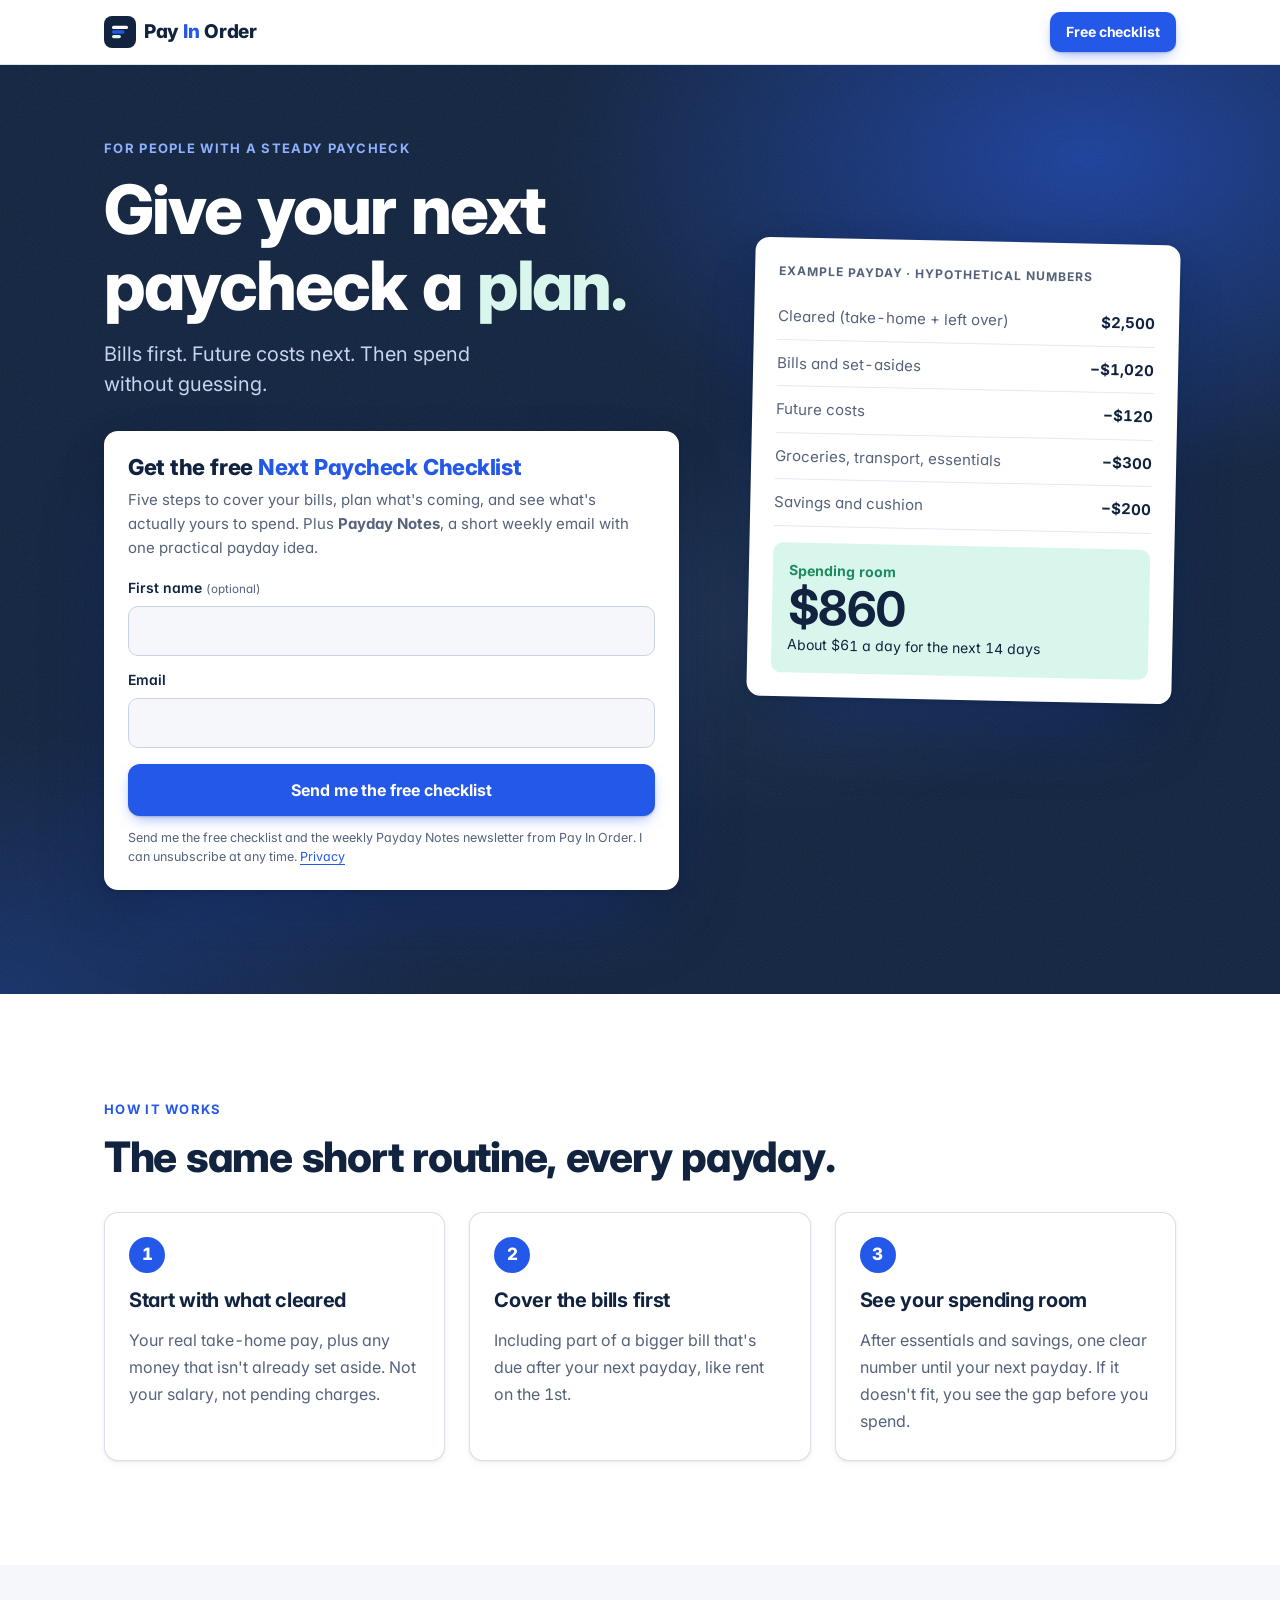
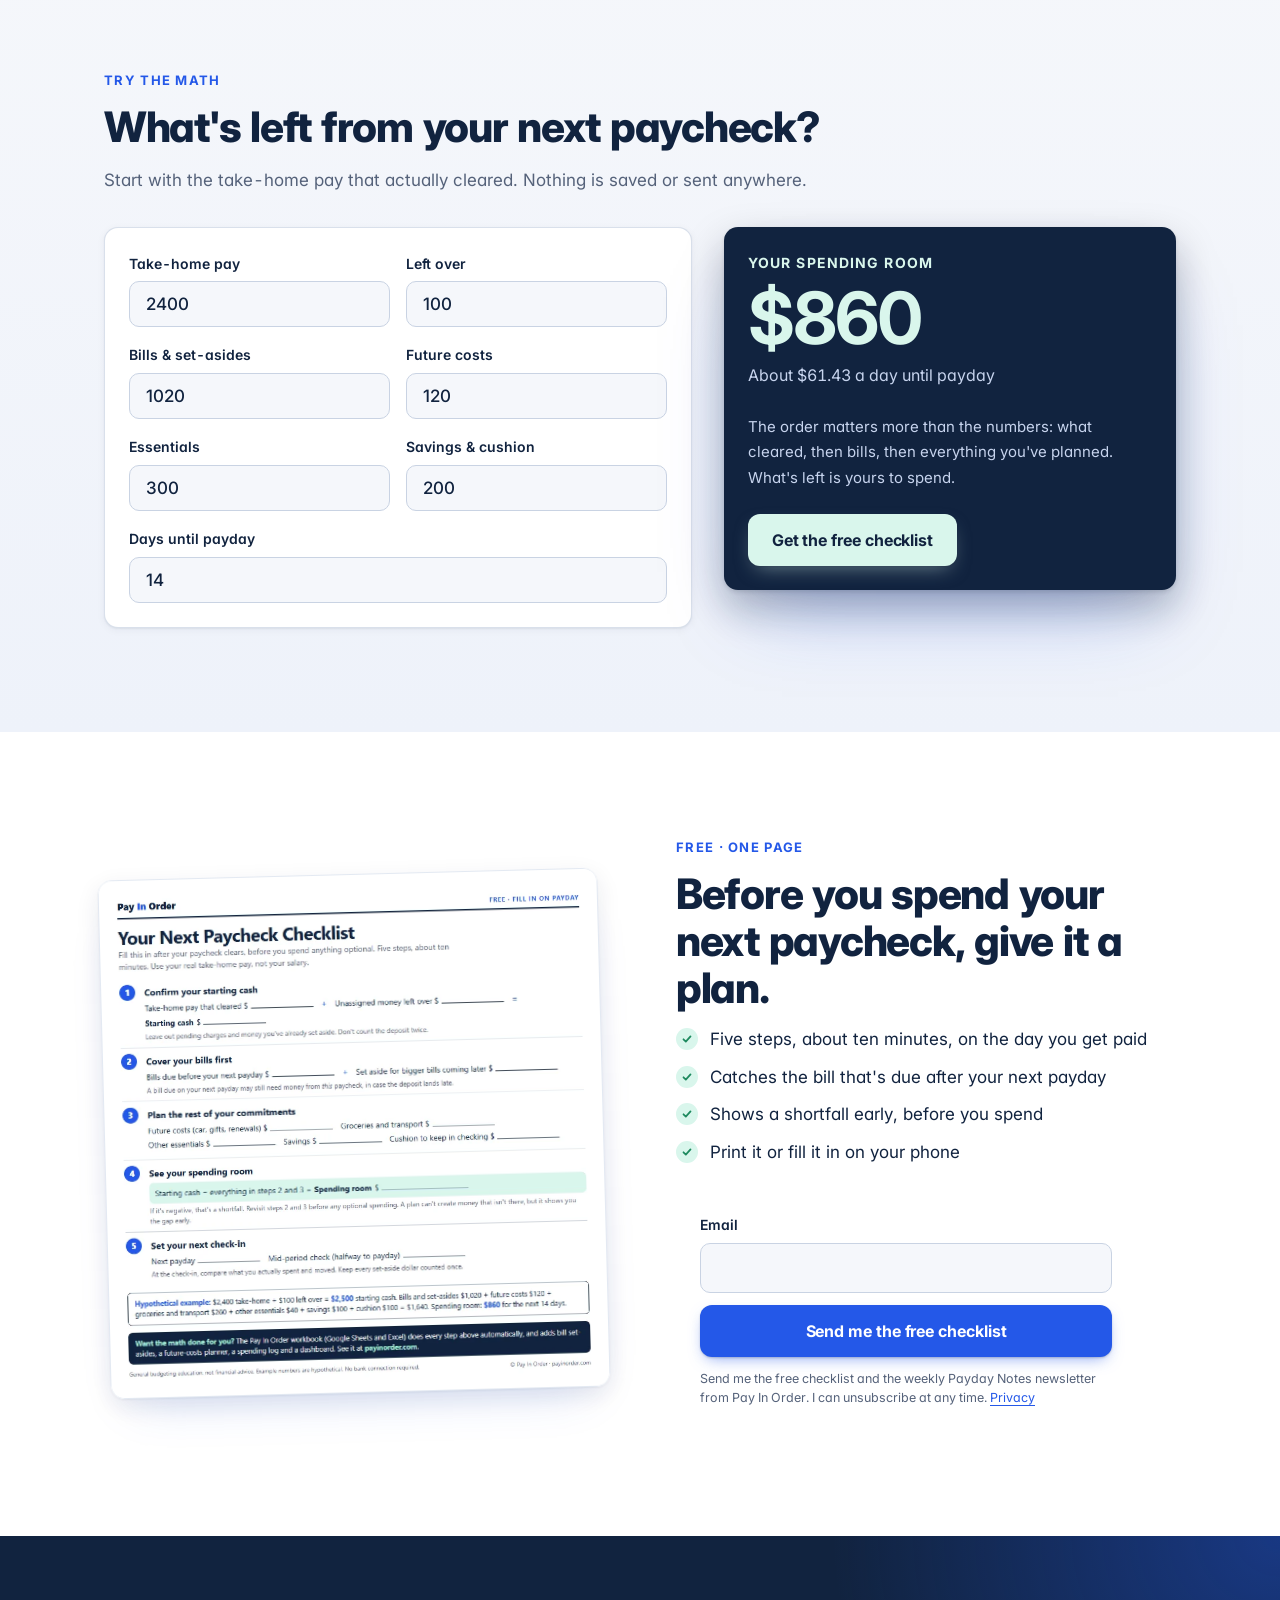
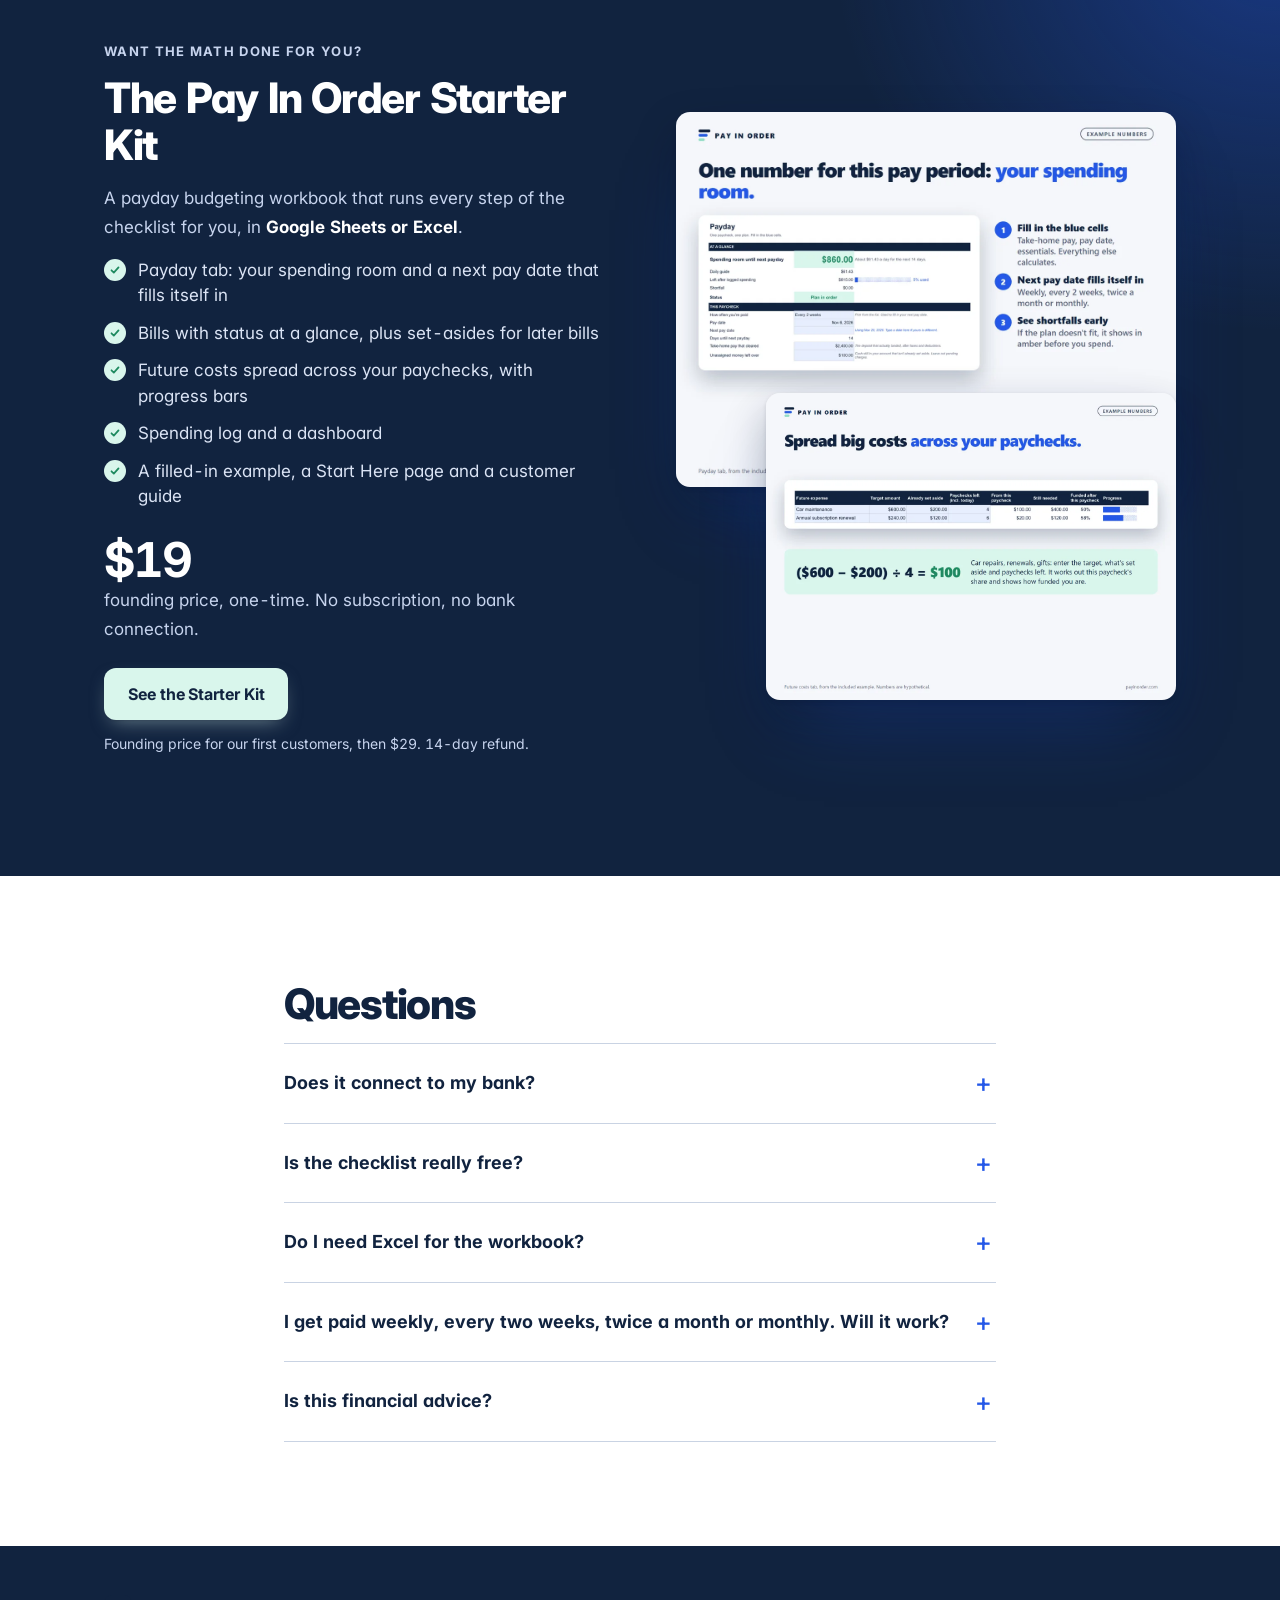
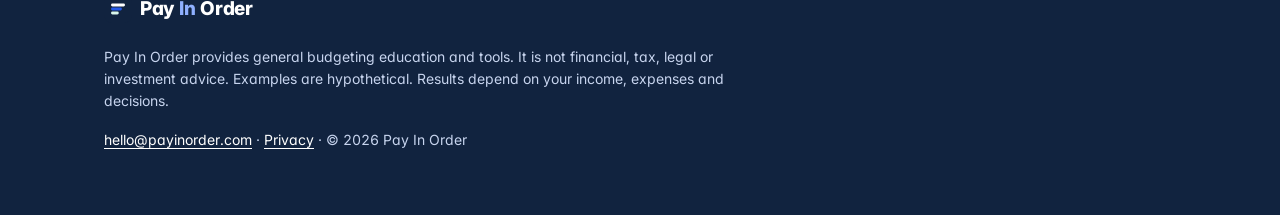
<file: index.html>
<!doctype html>
<html lang="en">
<head>
  <meta charset="utf-8">
  <meta name="viewport" content="width=device-width, initial-scale=1">
  <title>Pay In Order | Give your next paycheck a plan</title>
  <meta name="description" content="A simple payday routine: cover your bills first, set money aside for what's coming, then see what's actually yours to spend. Get the free Next Paycheck Checklist.">
  <link rel="canonical" href="https://payinorder.com/">
  <meta property="og:type" content="website">
  <meta property="og:url" content="https://payinorder.com/">
  <meta property="og:title" content="Give your next paycheck a plan">
  <meta property="og:description" content="Bills first. Future costs next. Then spend without guessing. Free one-page Next Paycheck Checklist.">
  <meta property="og:image" content="https://payinorder.com/assets/img/workbook-cover.jpg">
  <meta name="twitter:card" content="summary_large_image">
  <meta name="theme-color" content="#11233F">
  <meta name="p:domain_verify" content="6db69099d0cddbc8a064f7c03954a01f">
  <link rel="icon" href="/assets/img/pio_mark.svg" type="image/svg+xml">
  <link rel="preconnect" href="https://fonts.googleapis.com">
  <link rel="preconnect" href="https://fonts.gstatic.com" crossorigin>
  <link href="https://fonts.googleapis.com/css2?family=Inter:wght@400;500;600;700;800&display=swap" rel="stylesheet">
  <link rel="stylesheet" href="/assets/site.css">
  <script data-goatcounter="https://payinorder.goatcounter.com/count" async src="https://gc.zgo.at/count.js"></script>
</head>
<body>
  <a class="skip" href="#main">Skip to content</a>

  <header class="site-header">
    <div class="wrap header-row">
      <a class="brand" href="/" aria-label="Pay In Order home">
        <img src="/assets/img/pio_mark.svg" alt="" width="32" height="32">
        <span>Pay <em>In</em> Order</span>
      </a>
      <a class="btn btn-small" href="#get-checklist">Free checklist</a>
    </div>
  </header>

  <main id="main">
    <section class="hero" aria-labelledby="hero-title">
      <div class="wrap hero-grid">
        <div class="hero-copy">
          <p class="eyebrow">For people with a steady paycheck</p>
          <h1 id="hero-title">Give your next paycheck a <span class="accent">plan.</span></h1>
          <p class="lede">Bills first. Future costs next. Then spend without guessing.</p>

          <form class="signup card" id="get-checklist" method="post" action="https://app.kit.com/forms/10053379/subscriptions">
            <h2 class="signup-title">Get the free <em>Next Paycheck Checklist</em></h2>
            <p class="signup-body">Five steps to cover your bills, plan what's coming, and see what's actually yours to spend. Plus <strong>Payday Notes</strong>, a short weekly email with one practical payday idea.</p>
            <div class="fields">
              <label class="field">
                <span>First name <small>(optional)</small></span>
                <input type="text" name="fields[first_name]" autocomplete="given-name">
              </label>
              <label class="field">
                <span>Email</span>
                <input type="email" name="email_address" autocomplete="email" required inputmode="email">
              </label>
            </div>
            <input type="hidden" name="fields[utm_source]" value="direct">
            <input type="hidden" name="fields[utm_campaign]" value="">
            <button class="btn btn-wide" type="submit">Send me the free checklist</button>
            <p class="consent">Send me the free checklist and the weekly Payday Notes newsletter from Pay In Order. I can unsubscribe at any time. <a href="/privacy/">Privacy</a></p>
          </form>
        </div>

        <aside class="example card card-float" aria-label="Hypothetical payday example">
          <p class="example-tag">Example payday · hypothetical numbers</p>
          <ol class="ledger">
            <li><span>Cleared (take-home + left over)</span><b>$2,500</b></li>
            <li><span>Bills and set-asides</span><b>−$1,020</b></li>
            <li><span>Future costs</span><b>−$120</b></li>
            <li><span>Groceries, transport, essentials</span><b>−$300</b></li>
            <li><span>Savings and cushion</span><b>−$200</b></li>
          </ol>
          <div class="room">
            <span>Spending room</span>
            <strong>$860</strong>
            <small>About $61 a day for the next 14 days</small>
          </div>
        </aside>
      </div>
    </section>

    <section class="section" id="how" aria-labelledby="how-title">
      <div class="wrap">
        <p class="eyebrow eyebrow-dark">How it works</p>
        <h2 id="how-title">The same short routine, every payday.</h2>
        <ol class="steps">
          <li class="card">
            <span class="step-num">1</span>
            <h3>Start with what cleared</h3>
            <p>Your real take-home pay, plus any money that isn't already set aside. Not your salary, not pending charges.</p>
          </li>
          <li class="card">
            <span class="step-num">2</span>
            <h3>Cover the bills first</h3>
            <p>Including part of a bigger bill that's due after your next payday, like rent on the 1st.</p>
          </li>
          <li class="card">
            <span class="step-num">3</span>
            <h3>See your spending room</h3>
            <p>After essentials and savings, one clear number until your next payday. If it doesn't fit, you see the gap before you spend.</p>
          </li>
        </ol>
      </div>
    </section>

    <section class="section section-tint" id="try" aria-labelledby="try-title">
      <div class="wrap">
        <p class="eyebrow eyebrow-dark">Try the math</p>
        <h2 id="try-title">What's left from your next paycheck?</h2>
        <p class="section-lede">Start with the take-home pay that actually cleared. Nothing is saved or sent anywhere.</p>
        <div class="calc">
          <form id="calc" class="card calc-form" autocomplete="off">
            <label class="field"><span>Take-home pay</span><input name="takeHome" inputmode="decimal" value="2400"></label>
            <label class="field"><span>Left over</span><input name="leftover" inputmode="decimal" value="100"></label>
            <label class="field"><span>Bills &amp; set-asides</span><input name="bills" inputmode="decimal" value="1020"></label>
            <label class="field"><span>Future costs</span><input name="future" inputmode="decimal" value="120"></label>
            <label class="field"><span>Essentials</span><input name="essentials" inputmode="decimal" value="300"></label>
            <label class="field"><span>Savings &amp; cushion</span><input name="savings" inputmode="decimal" value="200"></label>
            <label class="field field-days"><span>Days until payday</span><input name="days" inputmode="numeric" value="14"></label>
          </form>
          <div id="calc-out" class="calc-out card card-float" aria-live="polite">
            <span data-label>Your spending room</span>
            <strong data-room>$860</strong>
            <small data-perday>About $61.43 a day until payday</small>
            <p>The order matters more than the numbers: what cleared, then bills, then everything you've planned. What's left is yours to spend.</p>
            <a class="btn btn-light" href="#get-checklist">Get the free checklist</a>
          </div>
        </div>
      </div>
    </section>

    <section class="section" id="checklist" aria-labelledby="checklist-title">
      <div class="wrap split">
        <figure class="shot">
          <picture>
            <source srcset="/assets/img/checklist.webp" type="image/webp">
            <img src="/assets/img/checklist.jpg" alt="The one-page Next Paycheck Checklist: five numbered steps from starting cash to spending room" width="880" height="914" loading="lazy">
          </picture>
        </figure>
        <div>
          <p class="eyebrow eyebrow-dark">Free · one page</p>
          <h2 id="checklist-title">Before you spend your next paycheck, give it a plan.</h2>
          <ul class="ticks">
            <li>Five steps, about ten minutes, on the day you get paid</li>
            <li>Catches the bill that's due after your next payday</li>
            <li>Shows a shortfall early, before you spend</li>
            <li>Print it or fill it in on your phone</li>
          </ul>
          <form class="signup signup-inline" method="post" action="https://app.kit.com/forms/10053379/subscriptions">
            <label class="field">
              <span>Email</span>
              <input type="email" name="email_address" autocomplete="email" required inputmode="email">
            </label>
            <input type="hidden" name="fields[utm_source]" value="direct">
            <input type="hidden" name="fields[utm_campaign]" value="">
            <button class="btn" type="submit">Send me the free checklist</button>
            <p class="consent">Send me the free checklist and the weekly Payday Notes newsletter from Pay In Order. I can unsubscribe at any time. <a href="/privacy/">Privacy</a></p>
          </form>
        </div>
      </div>
    </section>

    <section class="section section-navy" id="workbook" aria-labelledby="workbook-title">
      <div class="wrap split split-rev">
        <div>
          <p class="eyebrow">Want the math done for you?</p>
          <h2 id="workbook-title">The Pay In Order Starter Kit</h2>
          <p>A payday budgeting workbook that runs every step of the checklist for you, in <strong>Google Sheets or Excel</strong>.</p>
          <ul class="ticks ticks-light">
            <li>Payday tab: your spending room and a next pay date that fills itself in</li>
            <li>Bills with status at a glance, plus set-asides for later bills</li>
            <li>Future costs spread across your paychecks, with progress bars</li>
            <li>Spending log and a dashboard</li>
            <li>A filled-in example, a Start Here page and a customer guide</li>
          </ul>
          <p class="price"><strong>$19</strong> founding price, one-time. No subscription, no bank connection.</p>
          <a class="btn btn-light" href="https://payhip.com/b/765IW" data-goatcounter-click="kit-click/home" data-goatcounter-title="Starter Kit click">See the Starter Kit</a>
          <p class="fine">Founding price for our first customers, then $29. 14-day refund.</p>
        </div>
        <div class="gallery">
          <picture>
            <source srcset="/assets/img/workbook-payday.webp" type="image/webp">
            <img class="card-float" src="/assets/img/workbook-payday.jpg" alt="Workbook Payday tab showing one number for this pay period: your spending room" width="1200" height="900" loading="lazy">
          </picture>
          <picture>
            <source srcset="/assets/img/workbook-future.webp" type="image/webp">
            <img class="card-float" src="/assets/img/workbook-future.jpg" alt="Workbook Future costs tab spreading a $600 cost across paychecks with progress bars" width="1200" height="900" loading="lazy">
          </picture>
        </div>
      </div>
    </section>

    <section class="section" id="faq" aria-labelledby="faq-title">
      <div class="wrap narrow">
        <h2 id="faq-title">Questions</h2>
        <details>
          <summary>Does it connect to my bank?</summary>
          <p>No. You type in your numbers on payday. Nothing to sync, no logins, and your numbers stay with you.</p>
        </details>
        <details>
          <summary>Is the checklist really free?</summary>
          <p>Yes. You get the one-page checklist by email, plus Payday Notes once a week. Unsubscribe any time with one click.</p>
        </details>
        <details>
          <summary>Do I need Excel for the workbook?</summary>
          <p>No. It works in Google Sheets (free with a Google account) or Excel. You get both.</p>
        </details>
        <details>
          <summary>I get paid weekly, every two weeks, twice a month or monthly. Will it work?</summary>
          <p>Yes. The routine is the same for any pay schedule; only the number of days until your next payday changes.</p>
        </details>
        <details>
          <summary>Is this financial advice?</summary>
          <p>No. Pay In Order provides general budgeting education and tools. Every example uses hypothetical numbers.</p>
        </details>
      </div>
    </section>
  </main>

  <footer class="site-footer">
    <div class="wrap">
      <a class="brand brand-light" href="/">
        <img src="/assets/img/pio_mark.svg" alt="" width="28" height="28">
        <span>Pay <em>In</em> Order</span>
      </a>
      <p>Pay In Order provides general budgeting education and tools. It is not financial, tax, legal or investment advice. Examples are hypothetical. Results depend on your income, expenses and decisions.</p>
      <p class="footer-links"><a href="mailto:hello@payinorder.com">hello@payinorder.com</a> · <a href="/privacy/">Privacy</a> · © 2026 Pay In Order</p>
    </div>
  </footer>

  <script type="module">
    import { bindCalculator } from "/assets/calc.js";
    bindCalculator(document.querySelector("#calc"), document.querySelector("#calc-out"));
  </script>
  <script src="/assets/site.js" defer></script>
</body>
</html>
</file>
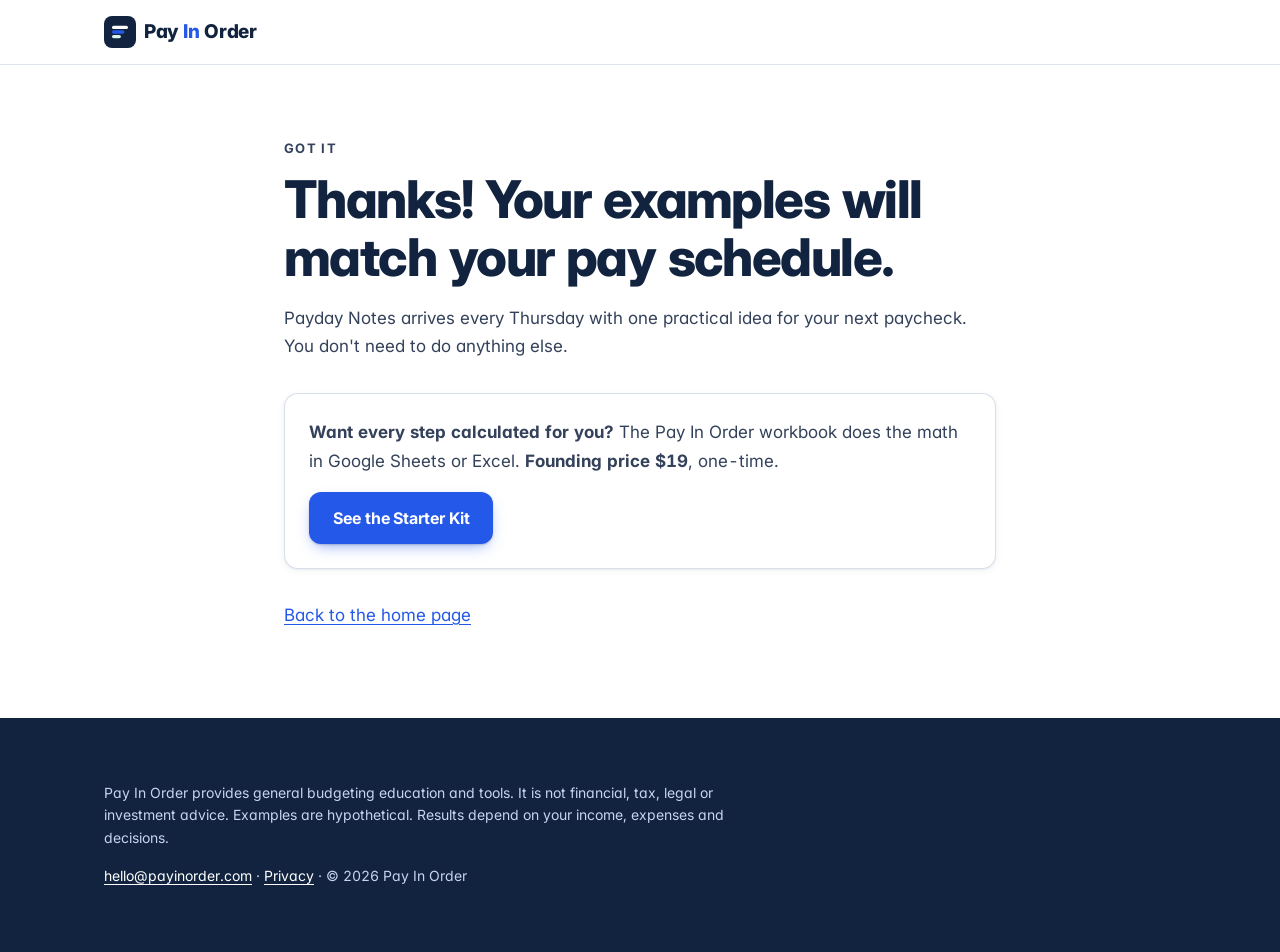
<file: answered/index.html>
<!doctype html>
<html lang="en">
<head>
  <title>Thanks for answering | Pay In Order</title>
  <meta name="robots" content="noindex">
  <meta charset="utf-8">
  <meta name="viewport" content="width=device-width, initial-scale=1">
  <link rel="icon" href="/assets/img/pio_mark.svg" type="image/svg+xml">
  <link rel="preconnect" href="https://fonts.googleapis.com">
  <link rel="preconnect" href="https://fonts.gstatic.com" crossorigin>
  <link href="https://fonts.googleapis.com/css2?family=Inter:wght@400;500;600;700;800&display=swap" rel="stylesheet">
  <link rel="stylesheet" href="/assets/site.css">
  <script data-goatcounter="https://payinorder.goatcounter.com/count" async src="https://gc.zgo.at/count.js"></script>
</head>
<body>
  <header class="site-header">
    <div class="wrap header-row">
      <a class="brand" href="/" aria-label="Pay In Order home"><img src="/assets/img/pio_mark.svg" alt="" width="32" height="32"><span>Pay <em>In</em> Order</span></a>
    </div>
  </header>
  <main class="page">
    <div class="wrap narrow">
      <p class="eyebrow eyebrow-dark">Got it</p>
      <h1>Thanks! Your examples will match your pay schedule.</h1>
      <p>Payday Notes arrives every Thursday with one practical idea for your next paycheck. You don't need to do anything else.</p>
      <div class="card offer">
        <p><strong>Want every step calculated for you?</strong> The Pay In Order workbook does the math in Google Sheets or Excel. <strong>Founding price $19</strong>, one-time.</p>
        <a class="btn" href="https://payhip.com/b/765IW" data-goatcounter-click="kit-click/answered" data-goatcounter-title="Starter Kit click">See the Starter Kit</a>
      </div>
      <p style="margin-top:32px"><a href="/">Back to the home page</a></p>
    </div>
  </main>
  <footer class="site-footer">
    <div class="wrap">
      <p>Pay In Order provides general budgeting education and tools. It is not financial, tax, legal or investment advice. Examples are hypothetical. Results depend on your income, expenses and decisions.</p>
      <p class="footer-links"><a href="mailto:hello@payinorder.com">hello@payinorder.com</a> · <a href="/privacy/">Privacy</a> · © 2026 Pay In Order</p>
    </div>
  </footer>
</body>
</html>
</file>
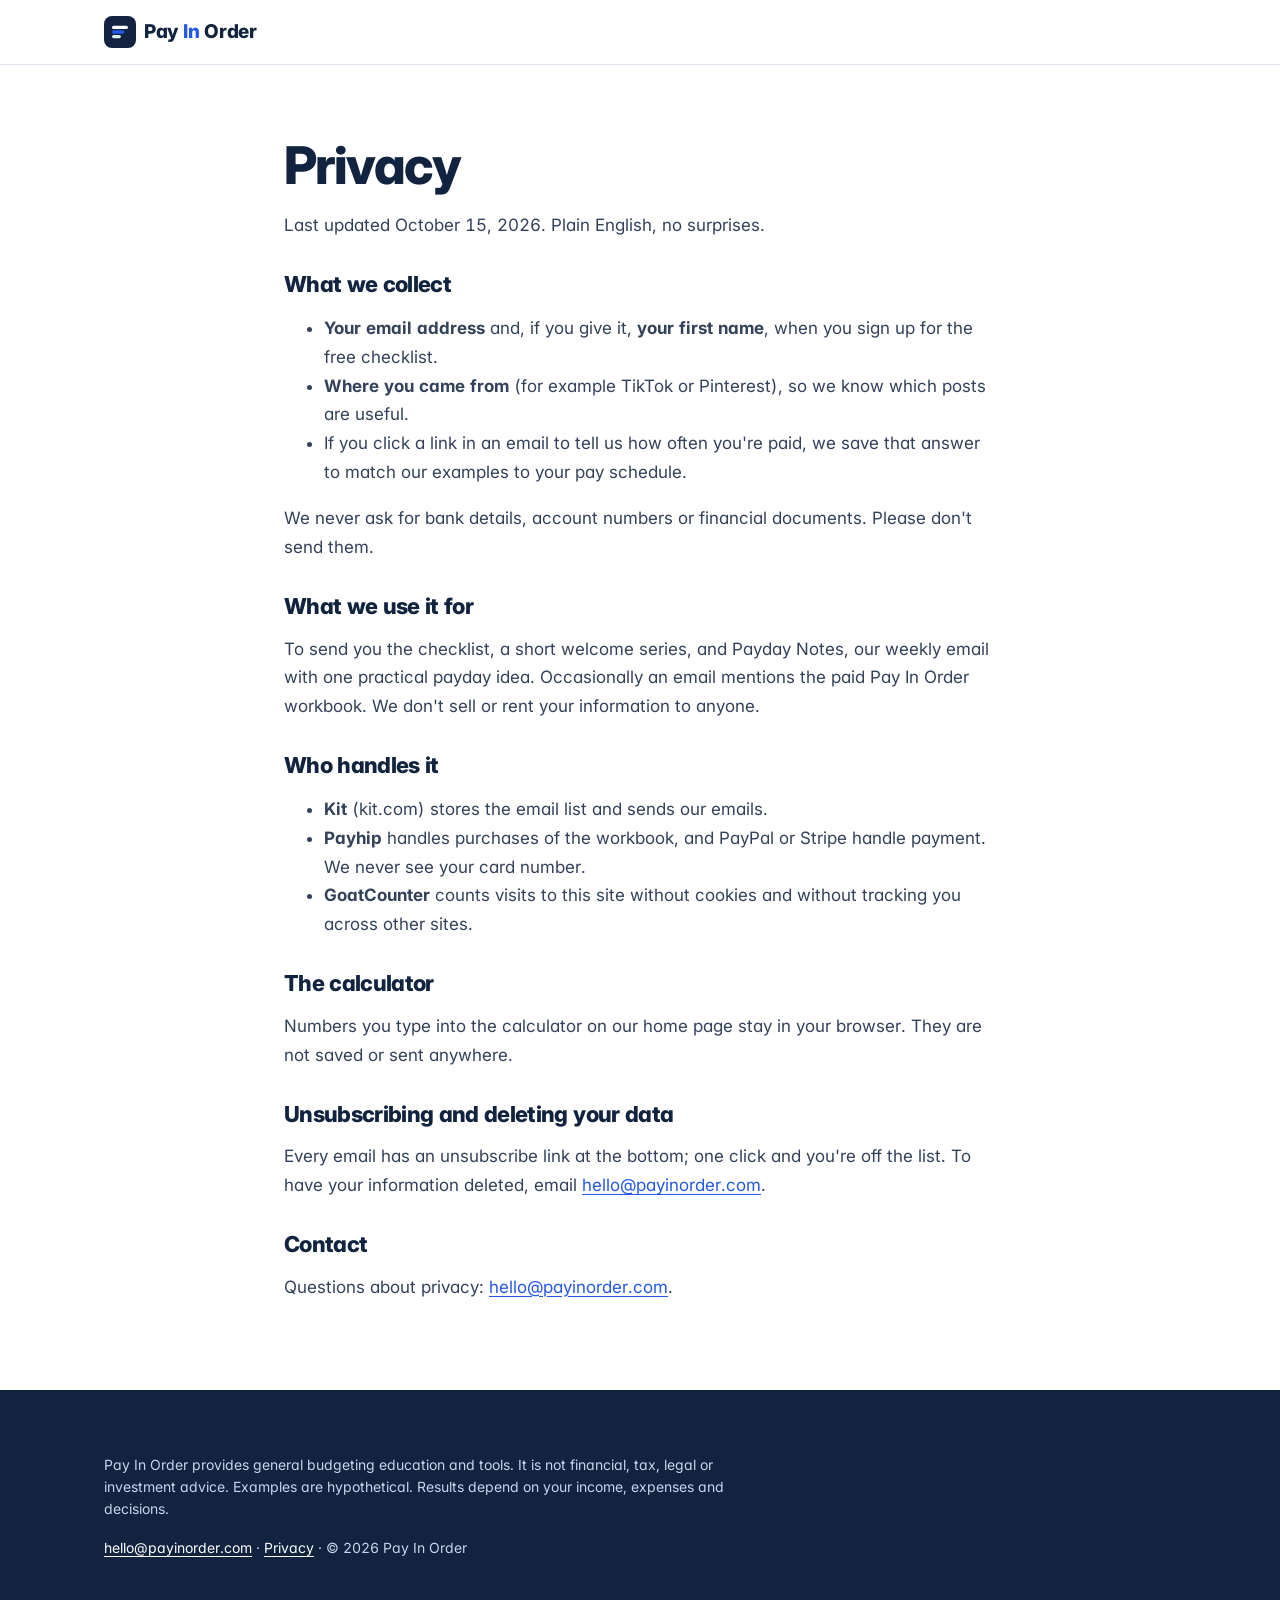
<file: privacy/index.html>
<!doctype html>
<html lang="en">
<head>
  <title>Privacy | Pay In Order</title>
  <meta name="description" content="What Pay In Order collects when you sign up for the free checklist, and how to unsubscribe.">
  <meta charset="utf-8">
  <meta name="viewport" content="width=device-width, initial-scale=1">
  <link rel="icon" href="/assets/img/pio_mark.svg" type="image/svg+xml">
  <link rel="preconnect" href="https://fonts.googleapis.com">
  <link rel="preconnect" href="https://fonts.gstatic.com" crossorigin>
  <link href="https://fonts.googleapis.com/css2?family=Inter:wght@400;500;600;700;800&display=swap" rel="stylesheet">
  <link rel="stylesheet" href="/assets/site.css">
  <script data-goatcounter="https://payinorder.goatcounter.com/count" async src="https://gc.zgo.at/count.js"></script>
</head>
<body>
  <header class="site-header">
    <div class="wrap header-row">
      <a class="brand" href="/" aria-label="Pay In Order home"><img src="/assets/img/pio_mark.svg" alt="" width="32" height="32"><span>Pay <em>In</em> Order</span></a>
    </div>
  </header>
  <main class="page">
    <div class="wrap narrow">
      <h1>Privacy</h1>
      <p>Last updated October 15, 2026. Plain English, no surprises.</p>

      <h2>What we collect</h2>
      <ul>
        <li><strong>Your email address</strong> and, if you give it, <strong>your first name</strong>, when you sign up for the free checklist.</li>
        <li><strong>Where you came from</strong> (for example TikTok or Pinterest), so we know which posts are useful.</li>
        <li>If you click a link in an email to tell us how often you're paid, we save that answer to match our examples to your pay schedule.</li>
      </ul>
      <p>We never ask for bank details, account numbers or financial documents. Please don't send them.</p>

      <h2>What we use it for</h2>
      <p>To send you the checklist, a short welcome series, and Payday Notes, our weekly email with one practical payday idea. Occasionally an email mentions the paid Pay In Order workbook. We don't sell or rent your information to anyone.</p>

      <h2>Who handles it</h2>
      <ul>
        <li><strong>Kit</strong> (kit.com) stores the email list and sends our emails.</li>
        <li><strong>Payhip</strong> handles purchases of the workbook, and PayPal or Stripe handle payment. We never see your card number.</li>
        <li><strong>GoatCounter</strong> counts visits to this site without cookies and without tracking you across other sites.</li>
      </ul>

      <h2>The calculator</h2>
      <p>Numbers you type into the calculator on our home page stay in your browser. They are not saved or sent anywhere.</p>

      <h2>Unsubscribing and deleting your data</h2>
      <p>Every email has an unsubscribe link at the bottom; one click and you're off the list. To have your information deleted, email <a href="mailto:hello@payinorder.com">hello@payinorder.com</a>.</p>

      <h2>Contact</h2>
      <p>Questions about privacy: <a href="mailto:hello@payinorder.com">hello@payinorder.com</a>.</p>
    </div>
  </main>
  <footer class="site-footer">
    <div class="wrap">
      <p>Pay In Order provides general budgeting education and tools. It is not financial, tax, legal or investment advice. Examples are hypothetical. Results depend on your income, expenses and decisions.</p>
      <p class="footer-links"><a href="mailto:hello@payinorder.com">hello@payinorder.com</a> · <a href="/privacy/">Privacy</a> · © 2026 Pay In Order</p>
    </div>
  </footer>
</body>
</html>
</file>
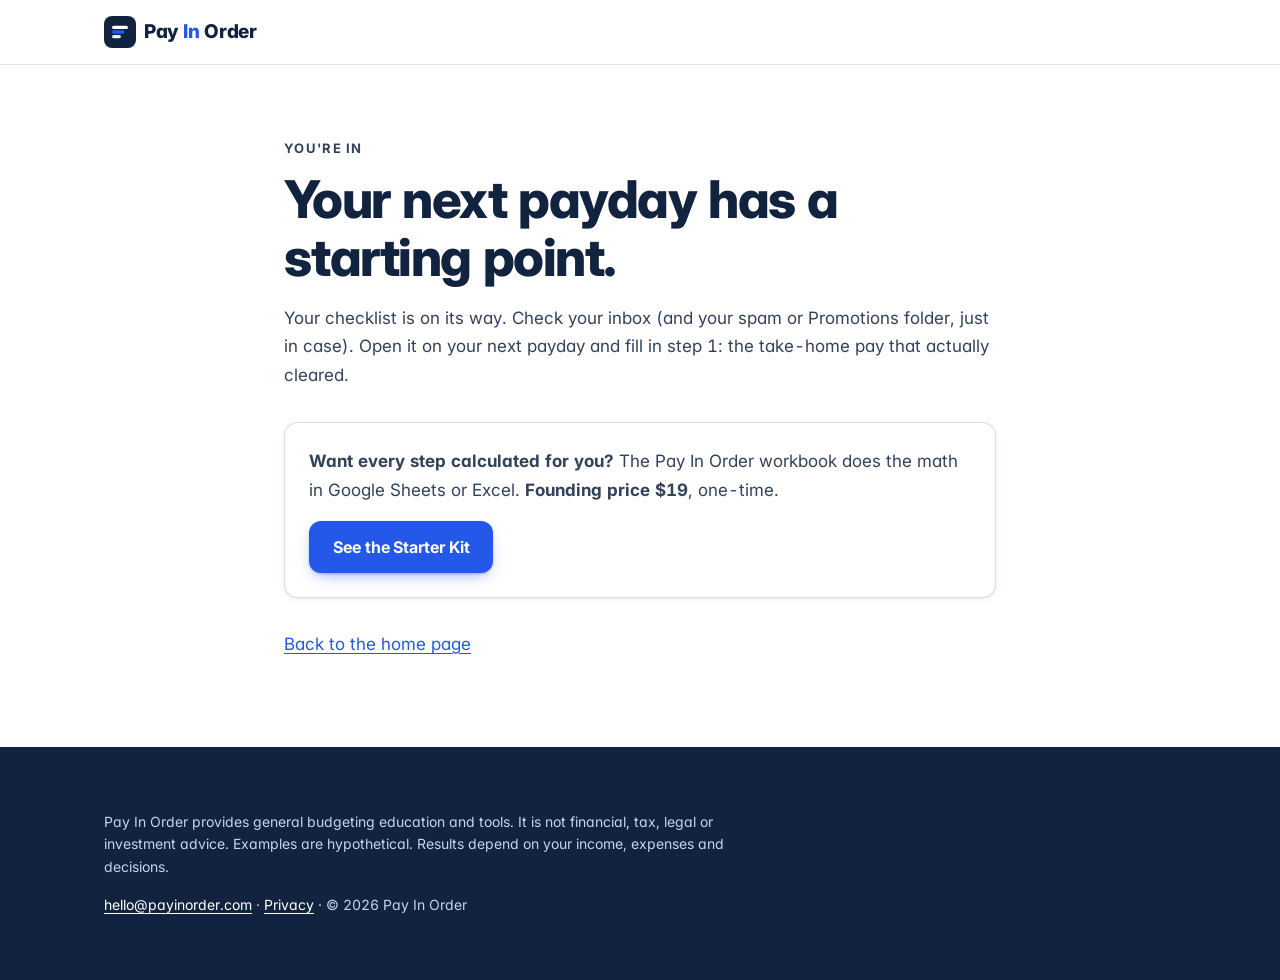
<file: thanks/index.html>
<!doctype html>
<html lang="en">
<head>
  <title>Check your inbox | Pay In Order</title>
  <meta name="robots" content="noindex">
  <meta charset="utf-8">
  <meta name="viewport" content="width=device-width, initial-scale=1">
  <link rel="icon" href="/assets/img/pio_mark.svg" type="image/svg+xml">
  <link rel="preconnect" href="https://fonts.googleapis.com">
  <link rel="preconnect" href="https://fonts.gstatic.com" crossorigin>
  <link href="https://fonts.googleapis.com/css2?family=Inter:wght@400;500;600;700;800&display=swap" rel="stylesheet">
  <link rel="stylesheet" href="/assets/site.css">
  <script data-goatcounter="https://payinorder.goatcounter.com/count" async src="https://gc.zgo.at/count.js"></script>
</head>
<body>
  <header class="site-header">
    <div class="wrap header-row">
      <a class="brand" href="/" aria-label="Pay In Order home"><img src="/assets/img/pio_mark.svg" alt="" width="32" height="32"><span>Pay <em>In</em> Order</span></a>
    </div>
  </header>
  <main class="page">
    <div class="wrap narrow">
      <p class="eyebrow eyebrow-dark">You're in</p>
      <h1>Your next payday has a starting point.</h1>
      <p>Your checklist is on its way. Check your inbox (and your spam or Promotions folder, just in case). Open it on your next payday and fill in step 1: the take-home pay that actually cleared.</p>
      <div class="card offer">
        <p><strong>Want every step calculated for you?</strong> The Pay In Order workbook does the math in Google Sheets or Excel. <strong>Founding price $19</strong>, one-time.</p>
        <a class="btn" href="https://payhip.com/b/765IW" data-goatcounter-click="kit-click/thanks" data-goatcounter-title="Starter Kit click">See the Starter Kit</a>
      </div>
      <p style="margin-top:32px"><a href="/">Back to the home page</a></p>
    </div>
  </main>
  <footer class="site-footer">
    <div class="wrap">
      <p>Pay In Order provides general budgeting education and tools. It is not financial, tax, legal or investment advice. Examples are hypothetical. Results depend on your income, expenses and decisions.</p>
      <p class="footer-links"><a href="mailto:hello@payinorder.com">hello@payinorder.com</a> · <a href="/privacy/">Privacy</a> · © 2026 Pay In Order</p>
    </div>
  </footer>
</body>
</html>
</file>
<file: assets/site.css>
/* Pay In Order — payinorder.com. Brand: navy / cobalt / mint, amber only for shortfalls. Inter only. */
:root {
  --navy: #11233f;
  --navy-2: #182e52;
  --cobalt: #2458e8;
  --cobalt-dark: #1a45bd;
  --mint: #d9f6ec;
  --mint-ink: #1e8a5f;
  --amber: #bf7c00;
  --amber-soft: #fff1d6;
  --white: #ffffff;
  --paper: #f5f7fb;
  --line: #c9d3e3;
  --muted: #55627a;

  --s1: 4px; --s2: 8px; --s3: 12px; --s4: 16px; --s5: 24px; --s6: 32px; --s7: 48px; --s8: 72px; --s9: 104px;
  --radius: 14px;
  --radius-sm: 10px;

  /* base → elevated → floating */
  --shadow-1: 0 1px 2px rgb(17 35 63 / .06), 0 2px 8px rgb(17 35 63 / .05);
  --shadow-2: 0 1px 2px rgb(17 35 63 / .06), 0 8px 24px rgb(17 35 63 / .09), 0 24px 48px -24px rgb(36 88 232 / .18);
  --shadow-3: 0 2px 4px rgb(8 18 36 / .12), 0 18px 40px rgb(8 18 36 / .28), 0 40px 80px -30px rgb(36 88 232 / .35);

  --spring: cubic-bezier(.2, .9, .3, 1.2);
  --font: "Inter", system-ui, -apple-system, "Segoe UI", Roboto, sans-serif;
}

*, *::before, *::after { box-sizing: border-box; }
html { -webkit-text-size-adjust: 100%; scroll-behavior: smooth; }
[id] { scroll-margin-top: 80px; }
body {
  margin: 0;
  background: var(--white);
  color: var(--navy);
  font: 400 17px/1.7 var(--font);
  font-feature-settings: "tnum" 1, "cv11" 1;
  overflow-x: hidden;
}
img { max-width: 100%; height: auto; display: block; }
a { color: var(--cobalt); text-underline-offset: 3px; }
h1, h2, h3 { line-height: 1.12; letter-spacing: -0.03em; margin: 0 0 var(--s4); font-weight: 800; }
h1 { font-size: clamp(40px, 9vw, 68px); }
h2 { font-size: clamp(28px, 5vw, 42px); }
h3 { font-size: 20px; letter-spacing: -0.015em; font-weight: 700; }
p { margin: 0 0 var(--s4); }

.wrap { width: 100%; max-width: 1120px; margin: 0 auto; padding: 0 var(--s4); }
@media (min-width: 640px) { .wrap { padding: 0 var(--s5); } }
.narrow { max-width: 760px; }

.skip { position: absolute; left: -9999px; }
.skip:focus { left: var(--s4); top: var(--s4); z-index: 10; background: var(--white); padding: var(--s2) var(--s4); border-radius: var(--radius-sm); }

:where(a, button, input, summary):focus-visible { outline: 3px solid var(--amber); outline-offset: 3px; border-radius: 6px; }

/* Header */
.site-header { position: sticky; top: 0; z-index: 5; background: rgb(255 255 255 / .92); backdrop-filter: blur(10px); border-bottom: 1px solid rgb(201 211 227 / .6); }
.header-row { display: flex; align-items: center; justify-content: space-between; gap: var(--s4); min-height: 64px; }
.brand { white-space: nowrap; display: inline-flex; align-items: center; gap: var(--s2); color: var(--navy); text-decoration: none; font-weight: 800; font-size: 19px; letter-spacing: -0.02em; }
.brand img { border-radius: 8px; }
.brand em { font-style: normal; color: var(--cobalt); }
.brand-light { color: var(--white); }
.brand-light em { color: #8fb0ff; }
.brand:hover { opacity: .85; }

/* Buttons */
.btn {
  display: inline-flex; align-items: center; justify-content: center; gap: var(--s2);
  min-height: 52px; padding: 0 var(--s5);
  border: 0; border-radius: 12px; cursor: pointer;
  background: var(--cobalt); color: var(--white);
  font: 700 16px/1 var(--font); letter-spacing: -0.005em; text-decoration: none;
  box-shadow: 0 1px 2px rgb(17 35 63 / .2), 0 6px 16px -6px rgb(36 88 232 / .6);
  transition: transform .35s var(--spring), opacity .2s ease;
}
.btn:hover { transform: translateY(-2px); background: var(--cobalt-dark); }
.btn:active { transform: translateY(1px); }
.btn-small { white-space: nowrap; min-height: 40px; padding: 0 var(--s4); font-size: 14px; border-radius: 10px; }
.btn-wide { width: 100%; }
.btn-light { background: var(--mint); color: var(--navy); box-shadow: 0 1px 2px rgb(8 18 36 / .2), 0 8px 20px -8px rgb(217 246 236 / .5); }
.btn-light:hover { background: var(--white); }

.eyebrow { font-size: 13px; font-weight: 700; letter-spacing: .1em; text-transform: uppercase; color: #8fb0ff; margin-bottom: var(--s3); }
.eyebrow-dark { color: var(--cobalt); }
.accent { color: var(--mint); }

/* Cards / depth */
.card { background: var(--white); border: 1px solid rgb(201 211 227 / .7); border-radius: var(--radius); box-shadow: var(--shadow-1); }
.card-float { box-shadow: var(--shadow-3); border: 0; }

/* Hero */
.hero {
  position: relative; isolation: isolate; color: var(--white);
  background:
    radial-gradient(60% 50% at 85% 10%, rgb(36 88 232 / .55), transparent 70%),
    radial-gradient(50% 40% at 0% 100%, rgb(36 88 232 / .25), transparent 70%),
    radial-gradient(40% 30% at 60% 60%, rgb(217 246 236 / .06), transparent 70%),
    var(--navy);
  padding: var(--s7) 0 var(--s8);
}
.hero::after { /* grain */
  content: ""; position: absolute; inset: 0; z-index: -1; opacity: .08; pointer-events: none;
  background-image: url("data:image/svg+xml,%3Csvg xmlns='http://www.w3.org/2000/svg' width='160' height='160'%3E%3Cfilter id='n'%3E%3CfeTurbulence type='fractalNoise' baseFrequency='.9' numOctaves='2' stitchTiles='stitch'/%3E%3C/filter%3E%3Crect width='100%25' height='100%25' filter='url(%23n)'/%3E%3C/svg%3E");
}
.hero-grid { display: grid; gap: var(--s7); align-items: start; }
.lede { font-size: 20px; line-height: 1.5; color: #c7d4ee; max-width: 30ch; margin-bottom: var(--s6); }

/* Signup */
.signup { color: var(--navy); padding: var(--s5); }
.hero .signup { box-shadow: var(--shadow-3); border: 0; }
.signup-title { font-size: 22px; letter-spacing: -0.02em; margin-bottom: var(--s2); }
.signup-title em { font-style: normal; color: var(--cobalt); }
.signup-body { font-size: 15px; line-height: 1.6; color: var(--muted); }
.fields { display: grid; gap: var(--s3); margin-bottom: var(--s4); }
.field { display: grid; gap: 6px; font-size: 14px; font-weight: 600; color: var(--navy); }
.field small { font-weight: 400; color: var(--muted); }
.field input {
  width: 100%; min-height: 50px; padding: 0 var(--s4);
  font: 500 17px var(--font); color: var(--navy);
  background: var(--paper); border: 1px solid var(--line); border-radius: var(--radius-sm);
  transition: opacity .2s;
}
.field input:hover { border-color: #9fb0cc; }
.field input:focus-visible { outline-offset: 0; background: var(--white); }
.consent { font-size: 12.5px; line-height: 1.55; color: var(--muted); margin: var(--s3) 0 0; }
.signup-inline { display: grid; gap: var(--s3); max-width: 460px; margin-top: var(--s5); }
.signup-inline .consent { margin: 0; }

/* Example card */
.example { color: var(--navy); padding: var(--s5); }
.example-tag { font-size: 12px; font-weight: 700; letter-spacing: .08em; text-transform: uppercase; color: var(--muted); margin-bottom: var(--s3); }
.ledger { list-style: none; margin: 0 0 var(--s4); padding: 0; }
.ledger li { display: flex; justify-content: space-between; gap: var(--s4); padding: 10px 0; border-bottom: 1px solid #e3e9f2; font-size: 15px; }
.ledger li span { color: var(--muted); }
.ledger li:first-child b { color: var(--navy); }
.ledger b { font-weight: 700; white-space: nowrap; }
.room { background: var(--mint); border-radius: var(--radius-sm); padding: var(--s4); display: grid; }
.room span { font-size: 14px; font-weight: 700; color: var(--mint-ink); }
.room strong { font-size: 48px; line-height: 1.05; letter-spacing: -0.04em; }
.room small { color: var(--navy); font-size: 14px; }

@media (min-width: 900px) {
  .hero { padding: var(--s8) 0 var(--s9); }
  .hero-grid { grid-template-columns: 1.15fr .85fr; gap: var(--s8); }
  .example { margin-top: var(--s9); transform: rotate(1.2deg); }
}

/* Sections */
.section { padding: var(--s8) 0; }
.section-tint { background: linear-gradient(180deg, var(--paper), #eef2fa); }
.section-navy {
  color: var(--white);
  background: radial-gradient(50% 60% at 100% 0%, rgb(36 88 232 / .4), transparent 70%), var(--navy);
}
.section-navy p { color: #c7d4ee; }
.section-navy strong { color: var(--white); }
.section-lede { color: var(--muted); margin-bottom: var(--s6); }
@media (min-width: 900px) { .section { padding: var(--s9) 0; } }

/* Steps */
.steps { list-style: none; padding: 0; margin: var(--s6) 0 0; display: grid; gap: var(--s4); }
.steps li { padding: var(--s5); position: relative; }
.steps p { color: var(--muted); margin: 0; font-size: 16px; }
.step-num { display: inline-grid; place-items: center; width: 36px; height: 36px; border-radius: 50%; background: var(--cobalt); color: var(--white); font-weight: 800; margin-bottom: var(--s4); }
@media (min-width: 800px) { .steps { grid-template-columns: repeat(3, 1fr); gap: var(--s5); } }

/* Calculator */
.calc { display: grid; gap: var(--s5); align-items: start; }
.calc-form { padding: var(--s5); display: grid; gap: var(--s4); }
.calc-out { padding: var(--s5); background: var(--navy); color: var(--white); display: grid; gap: var(--s2); }
.calc-out [data-label] { font-size: 14px; font-weight: 700; color: var(--mint); text-transform: uppercase; letter-spacing: .08em; }
.calc-out [data-room] { font-size: clamp(48px, 12vw, 72px); line-height: 1; letter-spacing: -0.045em; color: var(--mint); }
.calc-out [data-perday] { font-size: 16px; color: #c7d4ee; }
.calc-out p { font-size: 15px; color: #c7d4ee; margin: var(--s4) 0; }
.calc-out .btn { justify-self: start; }
.calc-out[data-state="short"] [data-label], .calc-out[data-state="short"] [data-room] { color: #ffc35c; }
.calc-out[data-state="short"] { box-shadow: var(--shadow-3), inset 0 0 0 2px var(--amber); }
.calc-form { grid-template-columns: 1fr 1fr; gap: var(--s3); }
.calc-form .field input { min-height: 46px; }
.field-days { grid-column: 1 / -1; }
@media (min-width: 640px) { .calc-form { gap: var(--s4); } }
@media (max-width: 359px) { .brand { font-size: 17px; } .btn-small { padding: 0 var(--s3); font-size: 13px; } .calc-form { padding: var(--s4); } }
@media (min-width: 960px) { .calc { grid-template-columns: 1.3fr 1fr; gap: var(--s6); } .calc-out { position: sticky; top: 88px; } }

/* Split sections */
.split { display: grid; gap: var(--s6); align-items: center; }
.shot img { border-radius: var(--radius); box-shadow: var(--shadow-2); border: 1px solid #e3e9f2; }
.shot { margin: 0; }
@media (min-width: 900px) {
  .split { grid-template-columns: 1fr 1fr; gap: var(--s8); }
  .shot { transform: rotate(-1.5deg); }
  .split-rev > :first-child { order: 0; }
}
.ticks { list-style: none; padding: 0; margin: var(--s4) 0; display: grid; gap: var(--s3); }
.ticks li { position: relative; padding-left: 34px; line-height: 1.5; }
.ticks li::before {
  content: ""; position: absolute; left: 0; top: 1px; width: 22px; height: 22px; border-radius: 50%;
  background: var(--mint) url("data:image/svg+xml,%3Csvg xmlns='http://www.w3.org/2000/svg' viewBox='0 0 24 24' fill='none' stroke='%231e8a5f' stroke-width='3' stroke-linecap='round' stroke-linejoin='round'%3E%3Cpath d='M6 12.5l4 4 8-9'/%3E%3C/svg%3E") center/14px no-repeat;
}
.ticks-light li { color: #dbe4f5; }

.price { font-size: 17px; margin: var(--s5) 0; }
.price strong { display: block; font-size: 48px; line-height: 1.1; letter-spacing: -0.04em; }
.fine { font-size: 14px; margin-top: var(--s3); }
.gallery { display: grid; gap: var(--s4); }
.gallery img { border-radius: var(--radius); }
@media (min-width: 900px) {
  .gallery { position: relative; }
  .gallery picture:last-child img { width: 82%; margin: -22% 0 0 auto; }
}

/* FAQ */
details { border-bottom: 1px solid var(--line); }
details:first-of-type { border-top: 1px solid var(--line); }
summary { cursor: pointer; list-style: none; padding: var(--s5) var(--s6) var(--s5) 0; font-weight: 700; font-size: 18px; position: relative; }
summary::-webkit-details-marker { display: none; }
summary::after { content: "+"; position: absolute; right: 4px; top: 50%; transform: translateY(-50%); font-size: 26px; font-weight: 500; color: var(--cobalt); transition: transform .3s var(--spring); }
details[open] summary::after { transform: translateY(-50%) rotate(45deg); }
summary:hover { color: var(--cobalt); }
details p { color: var(--muted); padding-bottom: var(--s5); margin: 0; }

/* Footer */
.site-footer { background: var(--navy); color: #c7d4ee; padding: var(--s7) 0; font-size: 14px; line-height: 1.6; }
.site-footer p { max-width: 70ch; margin-top: var(--s4); }
.footer-links a { color: var(--white); }
.footer-links a:hover { color: var(--mint); }

/* Simple pages (thanks, privacy, 404) */
.page { padding: var(--s8) 0; min-height: 60vh; }
.page h1 { font-size: clamp(34px, 7vw, 52px); }
.page h2 { font-size: 22px; margin-top: var(--s6); }
.page p, .page li { color: #33415a; }
.offer { margin-top: var(--s6); padding: var(--s5); }

@media (prefers-reduced-motion: reduce) {
  html { scroll-behavior: auto; }
  .btn, summary::after { transition: none; }
  .btn:hover, .btn:active { transform: none; }
  .example, .shot { transform: none !important; }
}

.signup-error { color: #8a5a00; background: var(--amber-soft); border-radius: var(--radius-sm); padding: var(--s3) var(--s4); font-size: 14px; line-height: 1.5; margin: 0 0 var(--s3); }
.signup-error:empty { display: none; }
.btn:disabled { opacity: .7; cursor: progress; transform: none; }
</file>
